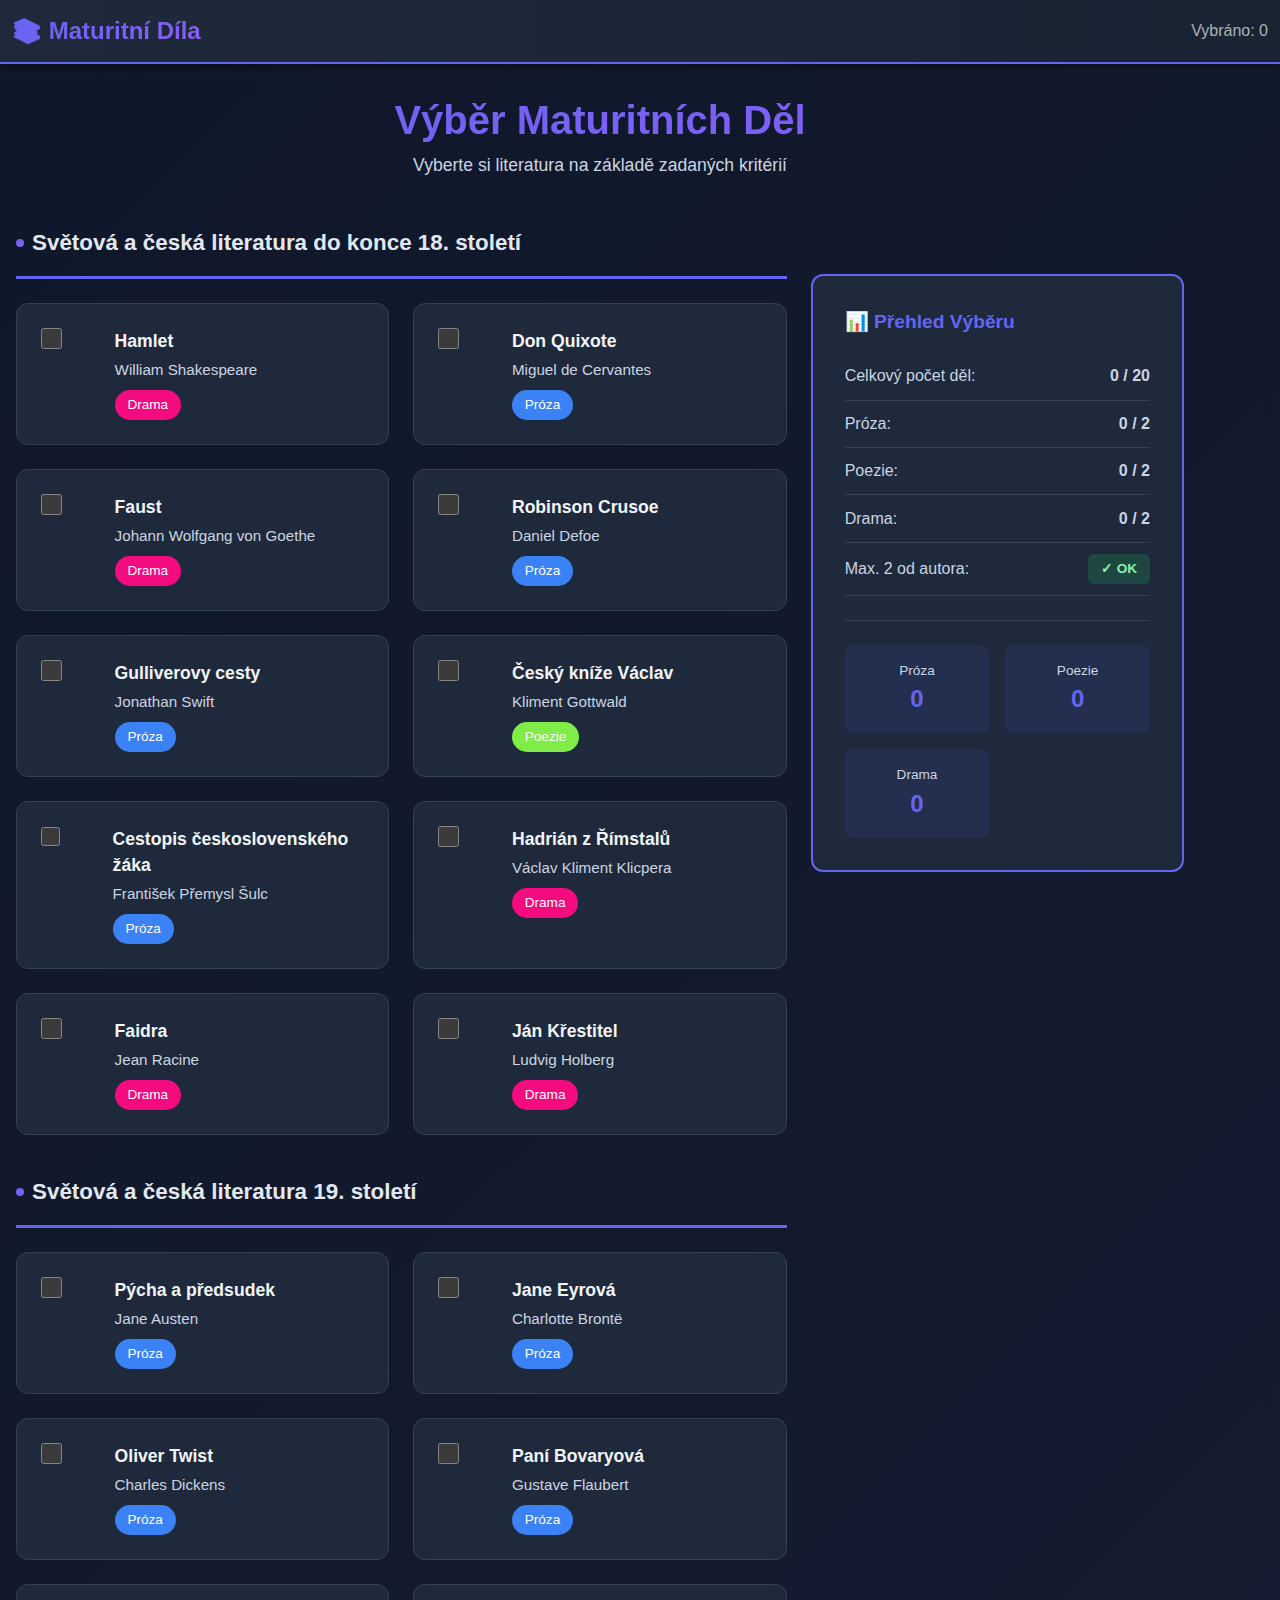
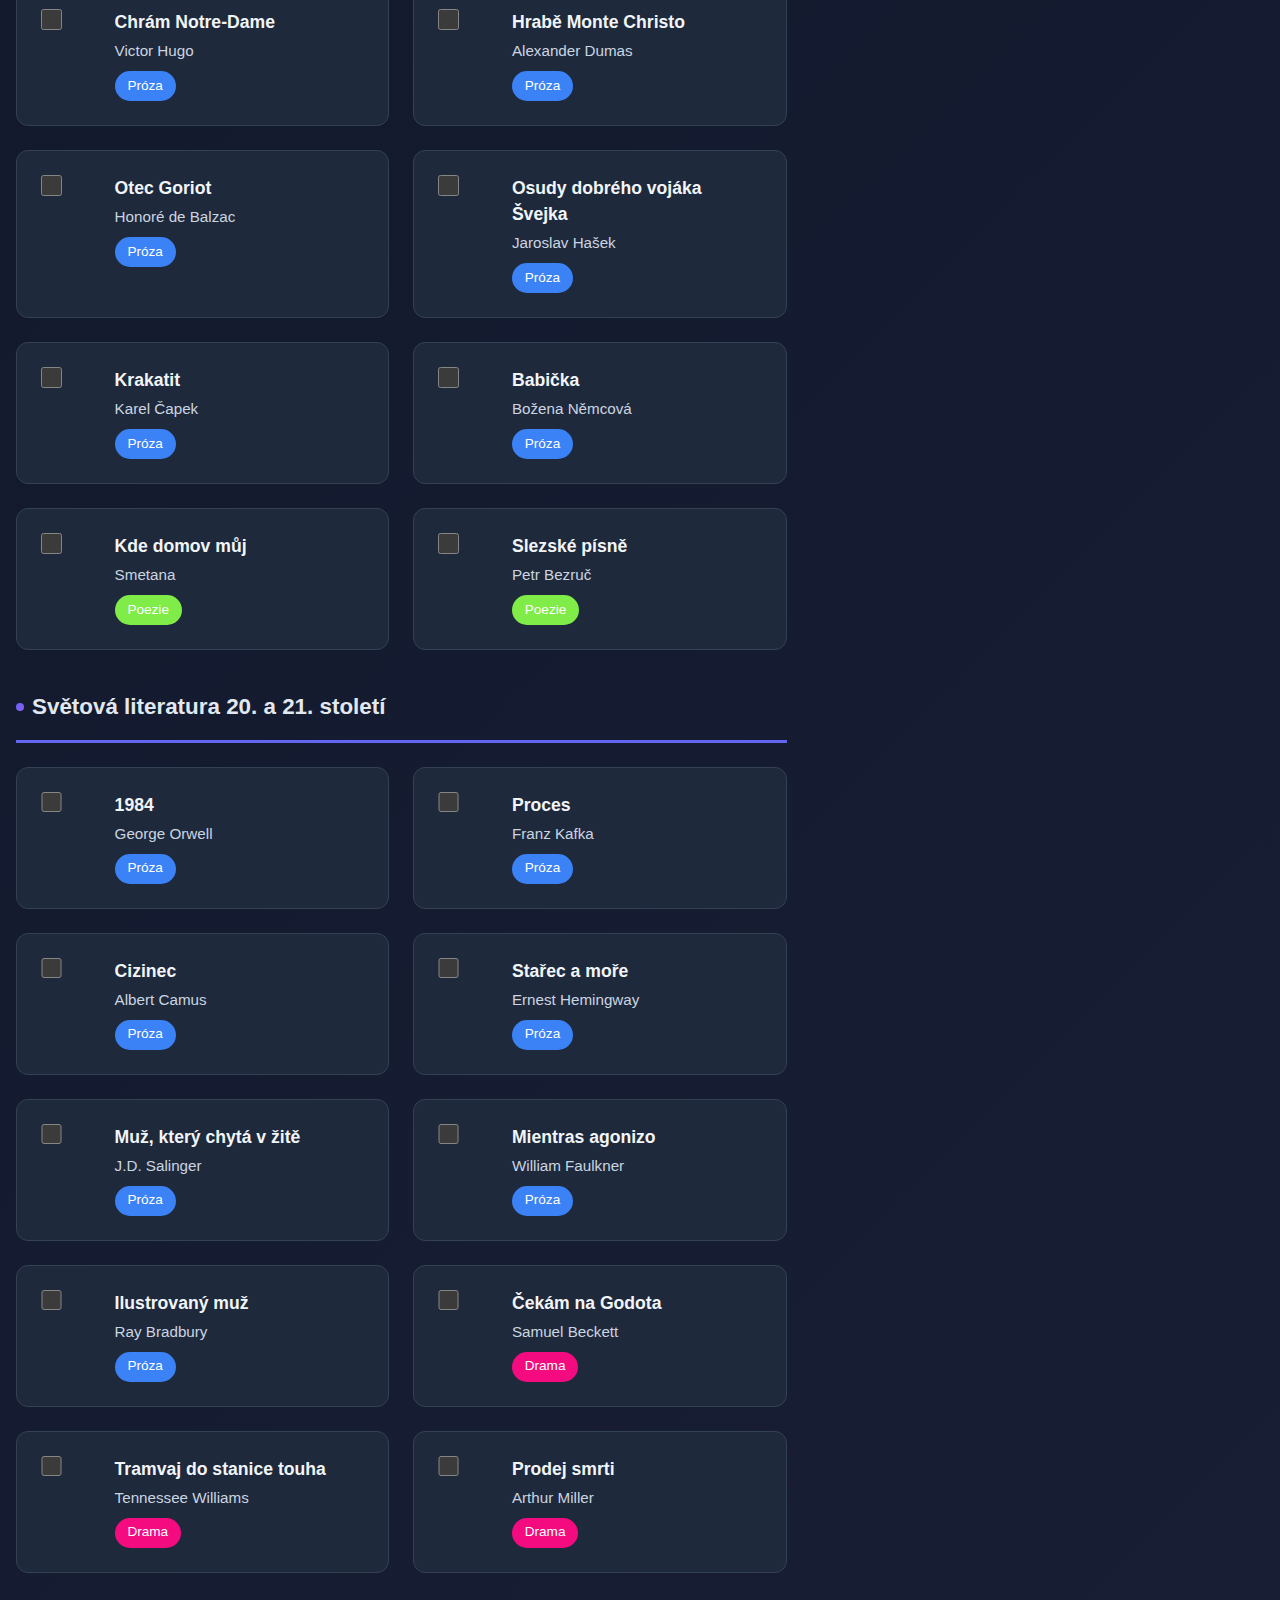
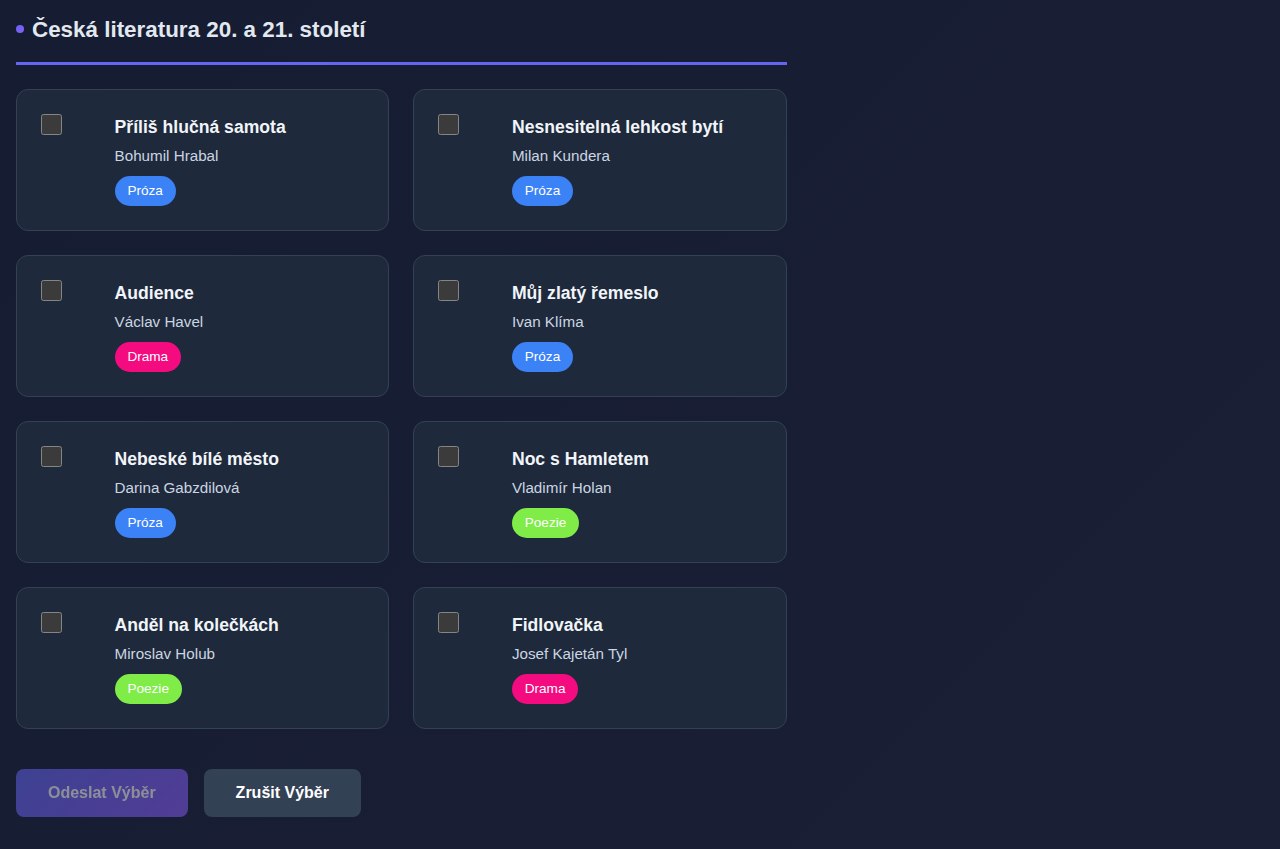
<file: index.html>
<!DOCTYPE html>
<html lang="cs" data-bs-theme="dark">
<head>
    <meta charset="UTF-8">
    <meta name="viewport" content="width=device-width, initial-scale=1.0">
    <title>Výběr Maturitních Děl</title>
    <link href="https://cdn.jsdelivr.net/npm/bootstrap@5.3.0/dist/css/bootstrap.min.css" rel="stylesheet">
    <style>
        :root {
            --primary-color: #6366f1;
            --primary-dark: #4f46e5;
            --secondary-color: #8b5cf6;
            --accent-color: #ec4899;
            --bg-dark: #0f172a;

            --bg-card: #1e293b;
            --border-color: #334155;
        }

        body {
            background: linear-gradient(135deg, var(--bg-dark) 0%, #1a1f35 100%);
            font-family: 'Segoe UI', Tahoma, Geneva, Verdana, sans-serif;
            min-height: 100vh;
            color: #e2e8f0;
        }

        .navbar {
            background: linear-gradient(90deg, var(--bg-card) 0%, #1a2332 100%);
            border-bottom: 2px solid var(--primary-color);
            box-shadow: 0 4px 6px rgba(0, 0, 0, 0.3);
        }

        .navbar-brand {
            font-weight: 700;
            font-size: 1.5rem;
            background: linear-gradient(135deg, var(--primary-color) 0%, var(--secondary-color) 100%);
            -webkit-background-clip: text;
            -webkit-text-fill-color: transparent;
            background-clip: text;
        }

        .container-main {
            max-width: 1200px;
        padding: 2rem 1rem;
        }

        .header-section {
            text-align: center;
            margin-bottom: 3rem;
            animation: fadeIn 0.6s ease-in;
        }

        .header-section h1 {
            font-size: 2.5rem;
            font-weight: 700;
            margin-bottom: 0.5rem;
            background: linear-gradient(135deg, var(--primary-color) 0%, var(--secondary-color) 100%);
            -webkit-background-clip: text;
            -webkit-text-fill-color: transparent;
            background-clip: text;
        }

        .header-section p {
            color: #cbd5e1;
            font-size: 1.1rem;
        }

        .category-section {
            margin-bottom: 2.5rem;
        }

        .category-title {
            font-size: 1.4rem;
            font-weight: 600;
            margin-bottom: 1.5rem;
            padding-bottom: 1rem;
            border-bottom: 3px solid var(--primary-color);
            display: flex;
            align-items: center;
            gap: 0.5rem;
        }

        .category-icon {
            width: 8px;
            height: 8px;
            background: linear-gradient(135deg, var(--primary-color) 0%, var(--secondary-color) 100%);
            border-radius: 50%;
        }

        .books-grid {
            display: grid;
            grid-template-columns: repeat(auto-fill, minmax(300px, 1fr));
            gap: 1.5rem;
            margin-bottom: 2rem;
        }

        .book-card {
            background: var(--bg-card);
            border: 1px solid var(--border-color);
            border-radius: 12px;
            padding: 1.5rem;
            transition: all 0.3s ease;
            cursor: pointer;
            position: relative;
            overflow: hidden;
        }

        .book-card::before {
            content: '';
            position: absolute;
            top: 0;
            left: -100%;
            width: 100%;
            height: 100%;
            background: linear-gradient(90deg, transparent, rgba(99, 102, 241, 0.1), transparent);
            transition: left 0.5s ease;
        }

        .book-card:hover::before {
            left: 100%;
        }

        .book-card:hover {
            border-color: var(--primary-color);
            box-shadow: 0 8px 16px rgba(99, 102, 241, 0.2);
            transform: translateY(-4px);
        }

        .book-checkbox {
            width: 1.3rem;
            height: 1.3rem;
            margin-right: 1rem;
            cursor: pointer;
            accent-color: var(--primary-color);
        }

        .book-info {
            margin-left: 2.3rem;
        }

        .book-title {
            font-weight: 600;
            color: #f1f5f9;
            font-size: 1.1rem;
            margin-bottom: 0.3rem;
        }

        .book-author {
            color: #cbd5e1;
            font-size: 0.95rem;
            margin-bottom: 0.5rem;
        }

        .book-genre {
            display: inline-block;
            background: var(--primary-color);
            color: white;
            padding: 0.3rem 0.8rem;
            border-radius: 20px;
            font-size: 0.85rem;
            font-weight: 500;
        }

        .genre-prose {
            background: #3b82f6;
        }

        .genre-poetry {
            background: #7fec48;
        }

        .genre-drama {
            background: #f50b80;
        }

        .selection-summary {
            background: var(--bg-card);
            border: 2px solid var(--primary-color);
            border-radius: 12px;
            padding: 2rem;
            margin: 3rem 0;
            position: sticky;
            top: 1rem;
        }

        .summary-title {
            font-weight: 700;
            font-size: 1.2rem;
            margin-bottom: 1rem;
            color: var(--primary-color);
        }

        .summary-item {
            display: flex;
            justify-content: space-between;
            align-items: center;
            padding: 0.7rem 0;
            border-bottom: 1px solid var(--border-color);
            color: #cbd5e1;
        }

        .summary-item:last-child {
            border-bottom: none;
        }

        .status-badge {
            padding: 0.3rem 0.8rem;
            border-radius: 6px;
            font-size: 0.85rem;
            font-weight: 600;
        }

        .status-valid {
            background: rgba(34, 197, 94, 0.2);
            color: #86efac;
        }

        .status-invalid {
            background: rgba(239, 68, 68, 0.2);
            color: #fca5a5;
        }

        .buttons-section {
            display: flex;
            gap: 1rem;
            margin-top: 2rem;
            flex-wrap: wrap;
        }

        .btn-custom {
            padding: 0.75rem 2rem;
            font-weight: 600;
            border-radius: 8px;
            border: none;
            font-size: 1rem;
            transition: all 0.3s ease;
            cursor: pointer;
        }

        .btn-submit {
            background: linear-gradient(135deg, var(--primary-color) 0%, var(--secondary-color) 100%);
            color: white;
        }

        .btn-submit:hover {
            transform: translateY(-2px);
            box-shadow: 0 8px 16px rgba(99, 102, 241, 0.3);
        }

        .btn-submit:disabled {
            opacity: 0.5;
            cursor: not-allowed;
        }

        .btn-reset {
            background: var(--border-color);
            color: white;
        }

        .btn-reset:hover {
            background: #475569;
        }

        .error-message {
            background: rgba(239, 68, 68, 0.1);
            color: #fca5a5;
            padding: 1rem;
            border-radius: 8px;
            margin-bottom: 1rem;
            border-left: 4px solid #ef4444;
        }

        .success-message {
            background: rgba(34, 197, 94, 0.1);
            color: #86efac;
            padding: 1rem;
            border-radius: 8px;
            margin-bottom: 1rem;
            border-left: 4px solid #22c55e;
        }

        .genre-stats {
            display: grid;
            grid-template-columns: repeat(auto-fit, minmax(120px, 1fr));
            gap: 1rem;
            margin-top: 1.5rem;
            padding-top: 1.5rem;
            border-top: 1px solid var(--border-color);
        }

        .stat-box {
            text-align: center;
            background: rgba(99, 102, 241, 0.1);
            padding: 1rem;
            border-radius: 8px;
        }

        .stat-label {
            font-size: 0.85rem;
            color: #cbd5e1;
        }

        .stat-value {
            font-size: 1.5rem;
            font-weight: 700;
            color: var(--primary-color);
        }

        @keyframes fadeIn {
            from {
                opacity: 0;
                transform: translateY(-20px);
            }
            to {
                opacity: 1;
                transform: translateY(0);
            }
        }

        @media (max-width: 768px) {
            .header-section h1 {
                font-size: 1.8rem;
            }

            .books-grid {
                grid-template-columns: 1fr;
            }

            .selection-summary {
                position: static;
            }

            .category-title {
                font-size: 1.1rem;
            }
        }
    </style>
</head>
<body>
    <!-- Navbar -->
    <nav class="navbar navbar-expand-lg navbar-dark">
        <div class="container-fluid">
            <span class="navbar-brand">📚 Maturitní Díla</span>
            <span class="ms-auto text-muted" id="selectedCount">Vybráno: 0</span>
        </div>
    </nav>

    <!-- Main Content -->
    <div class="container-main">
        <div class="header-section">
            <h1>Výběr Maturitních Děl</h1>
            <p>Vyberte si literatura na základě zadaných kritérií</p>
        </div>

        <div class="row">
            <div class="col-lg-8">
                <form id="bookForm" method="POST" action="">
                    <!-- Category 1: Světová a česká literatura do konce 18. století -->
                    <div class="category-section">
                        <div class="category-title">
                            <div class="category-icon"></div>
                            Světová a česká literatura do konce 18. století
                        </div>
                        <div class="books-grid" id="category1">
                            <!-- Books will be loaded here -->
                        </div>
                    </div>

                    <!-- Category 2: Světová a česká literatura 19. století -->
                    <div class="category-section">
                        <div class="category-title">
                            <div class="category-icon"></div>
                            Světová a česká literatura 19. století
                        </div>
                        <div class="books-grid" id="category2">
                            <!-- Books will be loaded here -->
                        </div>
                    </div>

                    <!-- Category 3: Světová literatura 20. a 21. století -->
                    <div class="category-section">
                        <div class="category-title">
                            <div class="category-icon"></div>
                            Světová literatura 20. a 21. století
                        </div>
                        <div class="books-grid" id="category3">
                            <!-- Books will be loaded here -->
                        </div>
                    </div>

                    <!-- Category 4: Česká literatura 20. a 21. století -->
                    <div class="category-section">
                        <div class="category-title">
                            <div class="category-icon"></div>
                            Česká literatura 20. a 21. století
                        </div>
                        <div class="books-grid" id="category4">
                            <!-- Books will be loaded here -->
                        </div>
                    </div>

                    <div id="messages"></div>

                    <div class="buttons-section">
                        <button type="submit" class="btn-custom btn-submit" id="submitBtn">Odeslat Výběr</button>
                        <button type="reset" class="btn-custom btn-reset">Zrušit Výběr</button>
                    </div>
                </form>
            </div>

            <!-- Summary Panel -->
            <div class="col-lg-4">
                <div class="selection-summary">
                    <div class="summary-title">📊 Přehled Výběru</div>
                    
                    <div class="summary-item">
                        <span>Celkový počet děl:</span>
                        <strong id="totalCount">0 / 20</strong>
                    </div>
                    
                    <div class="summary-item">
                        <span>Próza:</span>
                        <strong id="prosaCount">0 / 2</strong>
                    </div>
                    
                    <div class="summary-item">
                        <span>Poezie:</span>
                        <strong id="poesieCount">0 / 2</strong>
                    </div>
                    
                    <div class="summary-item">
                        <span>Drama:</span>
                        <strong id="dramaCount">0 / 2</strong>
                    </div>

                    <div class="summary-item">
                        <span>Max. 2 od autora:</span>
                        <span class="status-badge" id="authorStatus" style="background: rgba(34, 197, 94, 0.2); color: #86efac;">✓ OK</span>
                    </div>

                    <div class="genre-stats">
                        <div class="stat-box">
                            <div class="stat-label">Próza</div>
                            <div class="stat-value" id="prosaStat">0</div>
                        </div>
                        <div class="stat-box">
                            <div class="stat-label">Poezie</div>
                            <div class="stat-value" id="poesieStat">0</div>
                        </div>
                        <div class="stat-box">
                            <div class="stat-label">Drama</div>
                            <div class="stat-value" id="dramaStat">0</div>
                        </div>
                    </div>
                </div>
            </div>
        </div>
    </div>

    <script src="https://cdn.jsdelivr.net/npm/bootstrap@5.3.0/dist/js/bootstrap.bundle.min.js"></script>
    <script>
        // Data - Cvičná data (snadno zaměnitelná)
        const books = {
            category1: [
                { id: 1, author: 'William Shakespeare', title: 'Hamlet', genre: 'drama' },
                { id: 2, author: 'Miguel de Cervantes', title: 'Don Quixote', genre: 'próza' },
                { id: 3, author: 'Johann Wolfgang von Goethe', title: 'Faust', genre: 'drama' },
                { id: 4, author: 'Daniel Defoe', title: 'Robinson Crusoe', genre: 'próza' },
                { id: 5, author: 'Jonathan Swift', title: 'Gulliverovy cesty', genre: 'próza' },
                { id: 6, author: 'Kliment Gottwald', title: 'Český kníže Václav', genre: 'poetry' },
                { id: 7, author: 'František Přemysl Šulc', title: 'Cestopis československého žáka', genre: 'próza' },
                { id: 8, author: 'Václav Kliment Klicpera', title: 'Hadrián z Římstalů', genre: 'drama' },
                { id: 9, author: 'Jean Racine', title: 'Faidra', genre: 'drama' },
                { id: 10, author: 'Ludvig Holberg', title: 'Ján Křestitel', genre: 'drama' }
            ],
            category2: [
                { id: 11, author: 'Jane Austen', title: 'Pýcha a předsudek', genre: 'próza' },
                { id: 12, author: 'Charlotte Brontë', title: 'Jane Eyrová', genre: 'próza' },
                { id: 13, author: 'Charles Dickens', title: 'Oliver Twist', genre: 'próza' },
                { id: 14, author: 'Gustave Flaubert', title: 'Paní Bovaryová', genre: 'próza' },
                { id: 15, author: 'Victor Hugo', title: 'Chrám Notre-Dame', genre: 'próza' },
                { id: 16, author: 'Alexander Dumas', title: 'Hrabě Monte Christo', genre: 'próza' },
                { id: 17, author: 'Honoré de Balzac', title: 'Otec Goriot', genre: 'próza' },
                { id: 18, author: 'Jaroslav Hašek', title: 'Osudy dobrého vojáka Švejka', genre: 'próza' },
                { id: 19, author: 'Karel Čapek', title: 'Krakatit', genre: 'próza' },
                { id: 20, author: 'Božena Němcová', title: 'Babička', genre: 'próza' },
                { id: 21, author: 'Smetana', title: 'Kde domov můj', genre: 'poetry' },
                { id: 22, author: 'Petr Bezruč', title: 'Slezské písně', genre: 'poetry' }
            ],
            category3: [
                { id: 23, author: 'George Orwell', title: '1984', genre: 'próza' },
                { id: 24, author: 'Franz Kafka', title: 'Proces', genre: 'próza' },
                { id: 25, author: 'Albert Camus', title: 'Cizinec', genre: 'próza' },
                { id: 26, author: 'Ernest Hemingway', title: 'Stařec a moře', genre: 'próza' },
                { id: 27, author: 'J.D. Salinger', title: 'Muž, který chytá v žitě', genre: 'próza' },
                { id: 28, author: 'William Faulkner', title: 'Mientras agonizo', genre: 'próza' },
                { id: 29, author: 'Ray Bradbury', title: 'Ilustrovaný muž', genre: 'próza' },
                { id: 30, author: 'Samuel Beckett', title: 'Čekám na Godota', genre: 'drama' },
                { id: 31, author: 'Tennessee Williams', title: 'Tramvaj do stanice touha', genre: 'drama' },
                { id: 32, author: 'Arthur Miller', title: 'Prodej smrti', genre: 'drama' }
            ],
            category4: [
                { id: 33, author: 'Bohumil Hrabal', title: 'Příliš hlučná samota', genre: 'próza' },
                { id: 34, author: 'Milan Kundera', title: 'Nesnesitelná lehkost bytí', genre: 'próza' },
                { id: 35, author: 'Václav Havel', title: 'Audience', genre: 'drama' },
                { id: 36, author: 'Ivan Klíma', title: 'Můj zlatý řemeslo', genre: 'próza' },
                { id: 37, author: 'Darina Gabzdilová', title: 'Nebeské bílé město', genre: 'próza' },
                { id: 38, author: 'Vladimír Holan', title: 'Noc s Hamletem', genre: 'poetry' },
                { id: 39, author: 'Miroslav Holub', title: 'Anděl na kolečkách', genre: 'poetry' },
                { id: 40, author: 'Josef Kajetán Tyl', title: 'Fidlovačka', genre: 'drama' }
            ]
        };

        // Mapping kategorií
        const categoryMap = {
            1: 'category1',
            2: 'category2',
            3: 'category3',
            4: 'category4'
        };

        // Inicializace aplikace
        document.addEventListener('DOMContentLoaded', function() {
            loadBooks();
            updateSummary();
        });

        function loadBooks() {
            for (const [catNum, catId] of Object.entries(categoryMap)) {
                const container = document.getElementById(catId);
                const categoryBooks = books[catId];
                
                categoryBooks.forEach(book => {
                    const bookCard = createBookCard(book);
                    container.appendChild(bookCard);
                });
            }
        }

        function createBookCard(book) {
            const card = document.createElement('div');
            card.className = 'book-card';
            card.dataset.bookId = book.id;
            
            const genreClass = book.genre === 'próza' ? 'genre-prose' : 
                               book.genre === 'poetry' ? 'genre-poetry' : 'genre-drama';
            
            const genreLabel = book.genre === 'poetry' ? 'Poezie' : 
                               book.genre === 'drama' ? 'Drama' : 'Próza';

            card.innerHTML = `
                <label style="display: flex; align-items: flex-start; cursor: pointer; margin: 0;">
                    <input 
                        type="checkbox" 
                        name="books[]" 
                        value="${book.id}" 
                        class="book-checkbox"
                        data-author="${book.author}"
                        data-genre="${book.genre}"
                        onchange="updateSummary()"
                    >
                    <div class="book-info">
                        <div class="book-title">${book.title}</div>
                        <div class="book-author">${book.author}</div>
                        <span class="book-genre ${genreClass}">${genreLabel}</span>
                    </div>
                </label>
            `;

            return card;
        }

        function updateSummary() {
            const form = document.getElementById('bookForm');
            const checkboxes = form.querySelectorAll('input[type="checkbox"]:checked');
            
            // Počítání žánrů
            let prosCount = 0, poesCount = 0, dramaCount = 0;
            let selectedBooks = [];
            const authorCounts = {};
            
            checkboxes.forEach(checkbox => {
                const genre = checkbox.dataset.genre;
                const author = checkbox.dataset.author;
                
                if (genre === 'próza') prosCount++;
                else if (genre === 'poetry') poesCount++;
                else if (genre === 'drama') dramaCount++;
                
                authorCounts[author] = (authorCounts[author] || 0) + 1;
                selectedBooks.push({
                    id: checkbox.value,
                    author: author,
                    genre: genre
                });
            });

            // Aktualizace počítadel
            document.getElementById('selectedCount').textContent = `Vybráno: ${checkboxes.length}`;
            document.getElementById('totalCount').textContent = `${checkboxes.length} / 20`;
            document.getElementById('prosaCount').textContent = `${prosCount} / 2`;
            document.getElementById('poesieCount').textContent = `${poesCount} / 2`;
            document.getElementById('dramaCount').textContent = `${dramaCount} / 2`;
            document.getElementById('prosaStat').textContent = prosCount;
            document.getElementById('poesieStat').textContent = poesCount;
            document.getElementById('dramaStat').textContent = dramaCount;

            // Kontrola autorů
            let authorValid = true;
            for (const count of Object.values(authorCounts)) {
                if (count > 2) {
                    authorValid = false;
                    break;
                }
            }

            const authorStatus = document.getElementById('authorStatus');
            if (authorValid) {
                authorStatus.textContent = '✓ OK';
                authorStatus.className = 'status-badge status-valid';
            } else {
                authorStatus.textContent = '✗ Chyba';
                authorStatus.className = 'status-badge status-invalid';
            }

            // Kontrola tlačítka odeslání
            updateSubmitButton(checkboxes.length, prosCount, poesCount, dramaCount, authorValid);
        }

        function updateSubmitButton(total, pros, poes, drama, authorValid) {
            const submitBtn = document.getElementById('submitBtn');
            const isValid = total === 20 && pros >= 2 && poes >= 2 && drama >= 2 && authorValid;
            
            submitBtn.disabled = !isValid;
            
            if (isValid) {
                submitBtn.style.opacity = '1';
                submitBtn.style.cursor = 'pointer';
            } else {
                submitBtn.style.opacity = '0.5';
                submitBtn.style.cursor = 'not-allowed';
            }
        }

        document.getElementById('bookForm').addEventListener('submit', function(e) {
            e.preventDefault();
            
            const checkboxes = this.querySelectorAll('input[type="checkbox"]:checked');
            if (checkboxes.length !== 20) {
                showMessage('Musíte vybrat přesně 20 děl!', 'error');
                return;
            }

            let selectedList = '<ul style="margin: 10px 0; padding-left: 20px;">';
            checkboxes.forEach(checkbox => {
                const bookId = checkbox.value;
                let bookTitle = '', bookAuthor = '';
                
                for (const category of Object.values(books)) {
                    const book = category.find(b => b.id == bookId);
                    if (book) {
                        bookTitle = book.title;
                        bookAuthor = book.author;
                        break;
                    }
                }
                
                selectedList += `<li><strong>${bookTitle}</strong> - ${bookAuthor}</li>`;
            });
            selectedList += '</ul>';

            const messagesDiv = document.getElementById('messages');
            messagesDiv.innerHTML = `
                <div class="success-message">
                    <strong>✓ Výběr byl úspěšně odeslán!</strong>
                    <p style="margin: 10px 0;">Vaše vybraná díla:</p>
                    ${selectedList}
                </div>
            `;
            
            // Scroll na zprávu
            messagesDiv.scrollIntoView({ behavior: 'smooth' });
        });

        function showMessage(msg, type) {
            const messagesDiv = document.getElementById('messages');
            messagesDiv.innerHTML = `<div class="error-message">${msg}</div>`;
        }

        // Reset form
        document.querySelector('button[type="reset"]').addEventListener('click', function() {
            updateSummary();
            document.getElementById('messages').innerHTML = '';
        });
    </script>
</body>
</html>
</file>
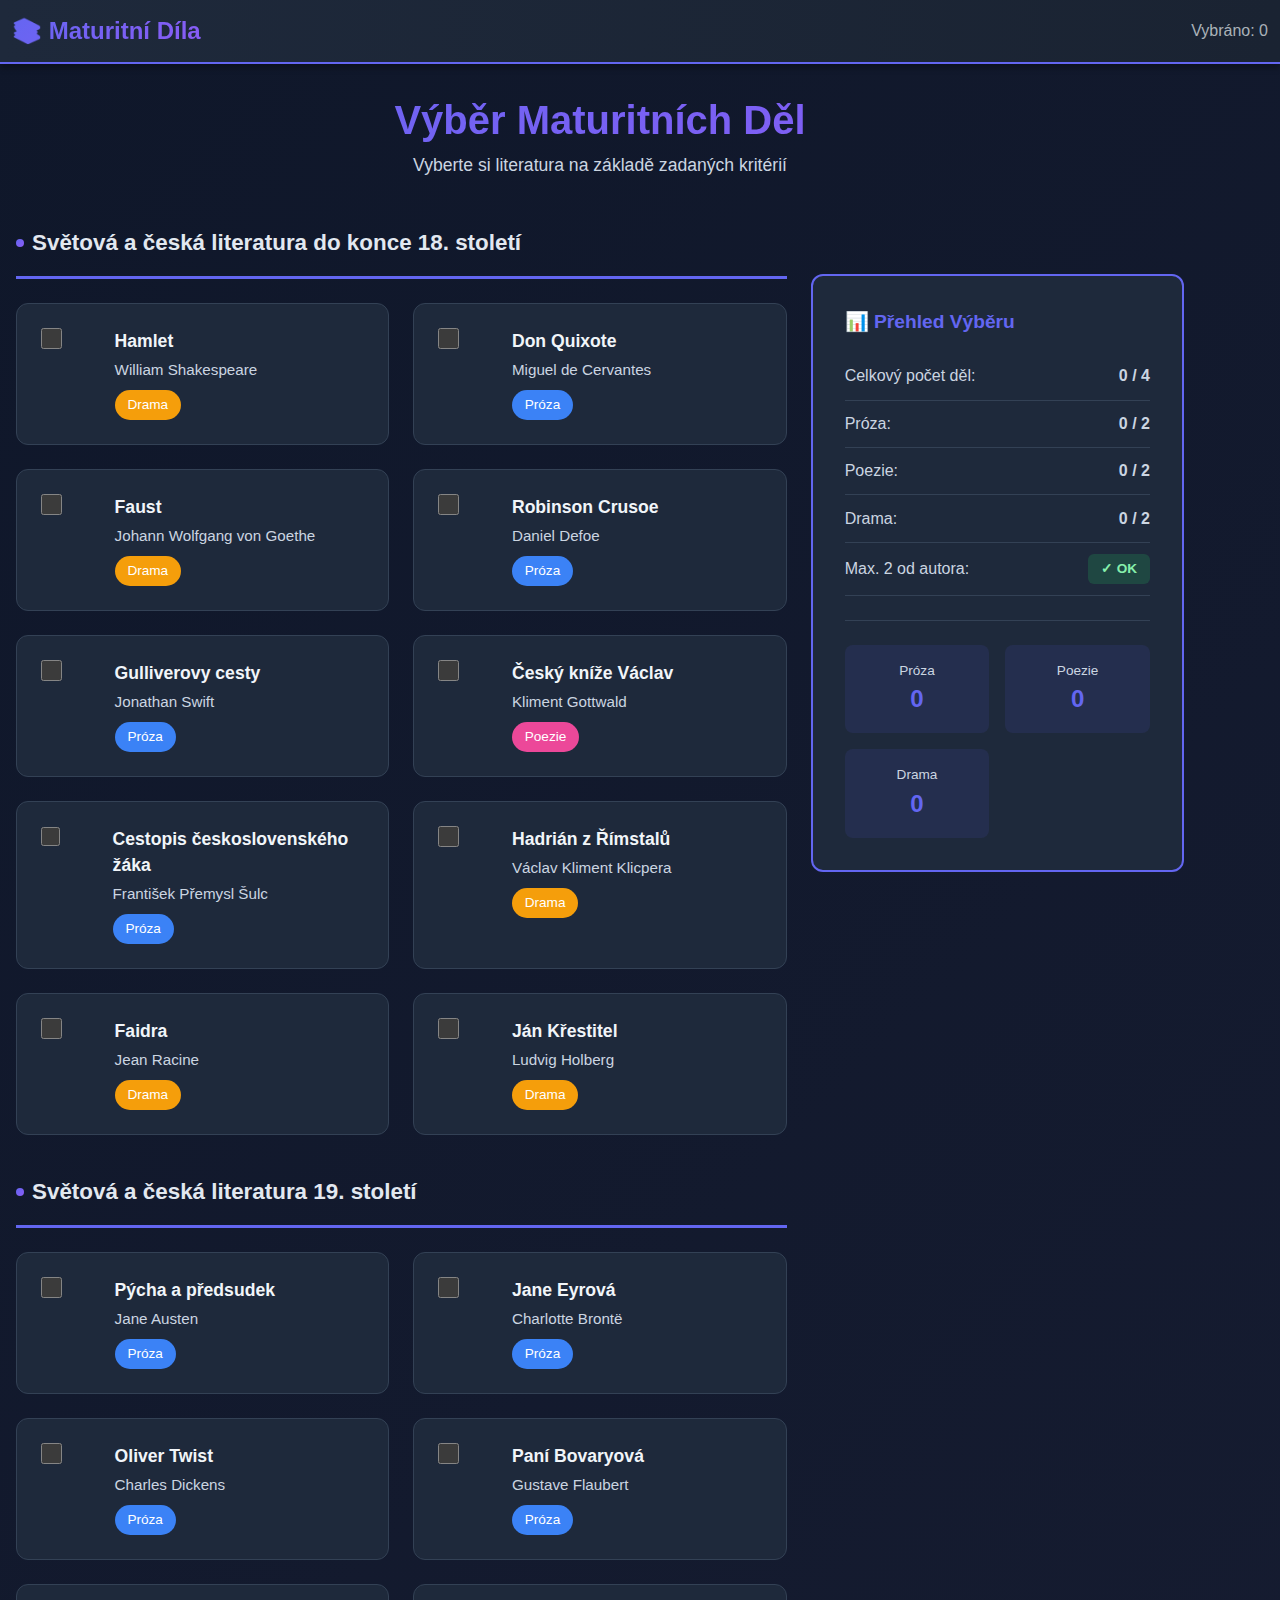
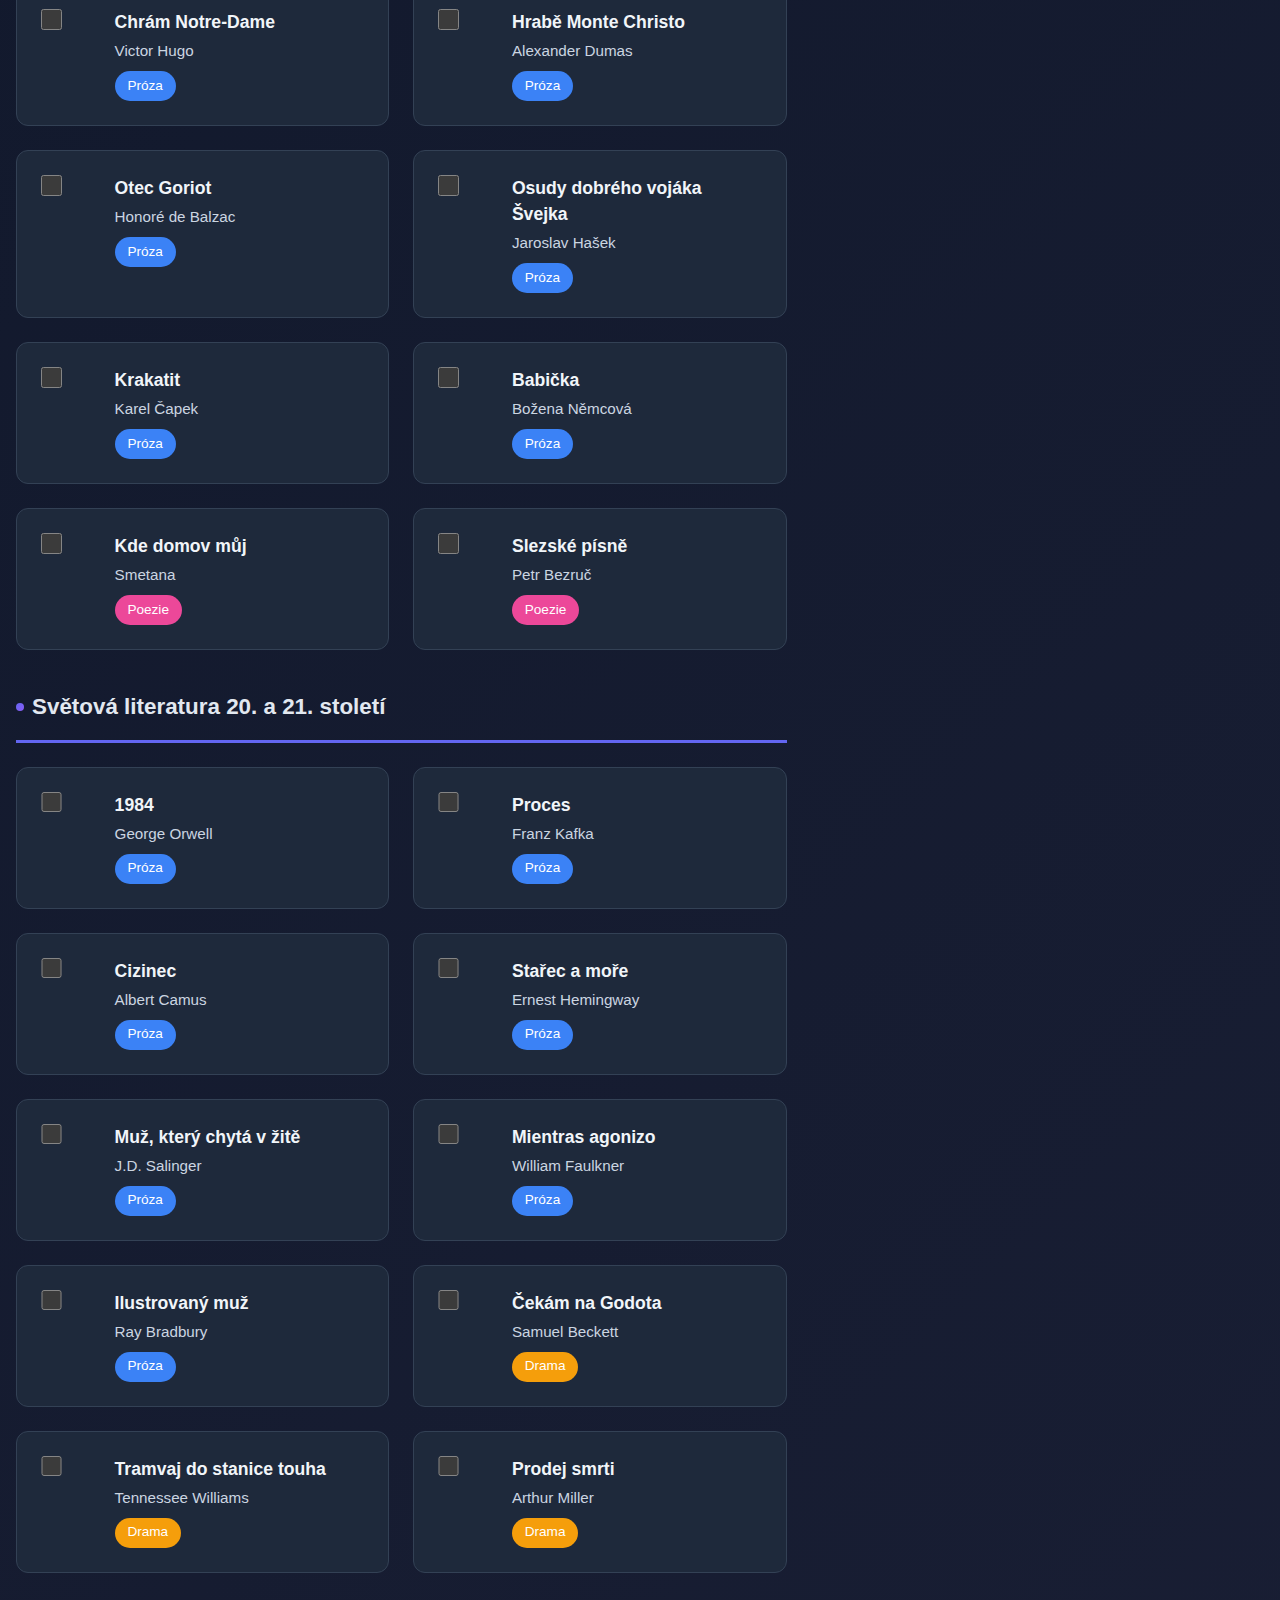
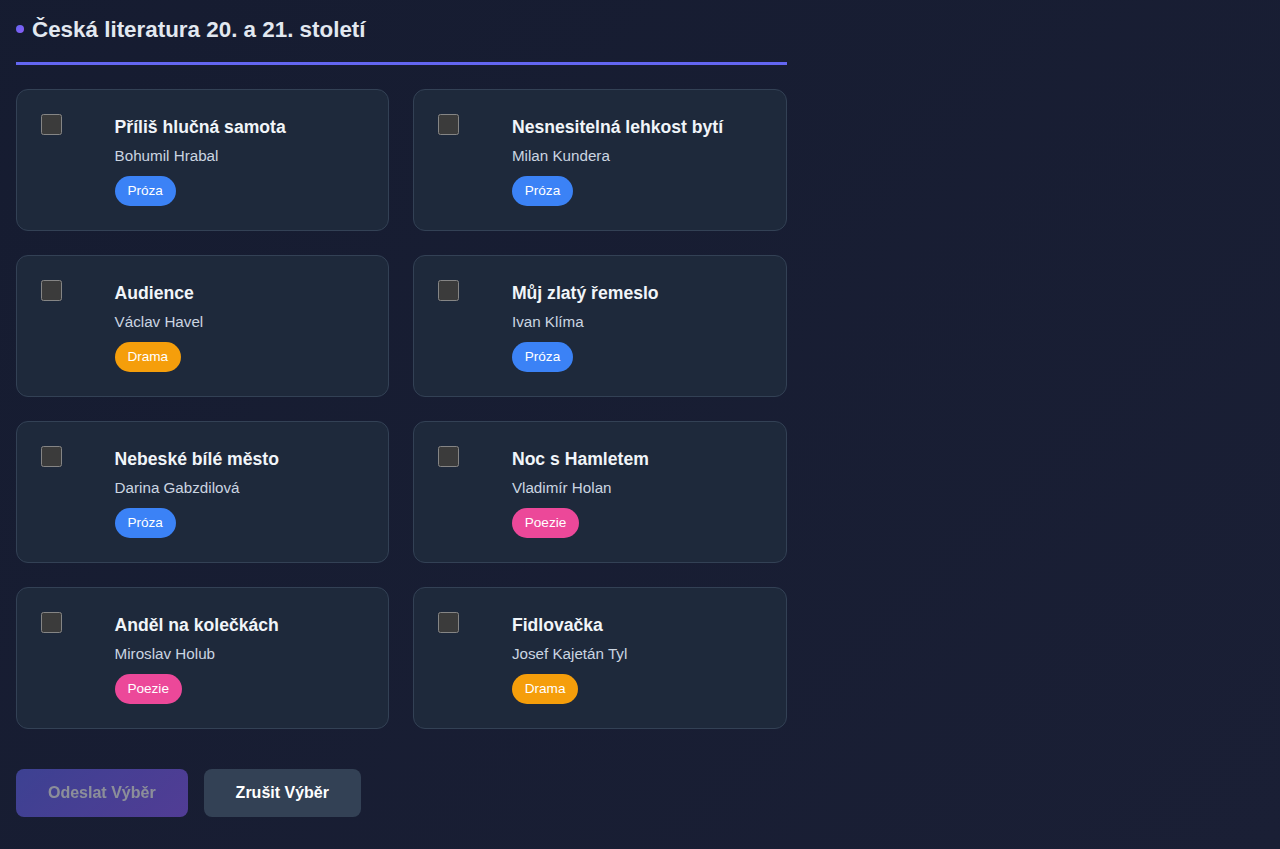
<file: index (2).html>
<!DOCTYPE html>
<html lang="cs" data-bs-theme="dark">
<head>
    <meta charset="UTF-8">
    <meta name="viewport" content="width=device-width, initial-scale=1.0">
    <title>Výběr Maturitních Děl</title>
    <link href="https://cdn.jsdelivr.net/npm/bootstrap@5.3.0/dist/css/bootstrap.min.css" rel="stylesheet">
    <style>
        :root {
            --primary-color: #6366f1;
            --primary-dark: #4f46e5;
            --secondary-color: #8b5cf6;
            --accent-color: #ec4899;
            --bg-dark: #0f172a;
            --bg-card: #1e293b;
            --border-color: #334155;
        }

        body {
            background: linear-gradient(135deg, var(--bg-dark) 0%, #1a1f35 100%);
            font-family: 'Segoe UI', Tahoma, Geneva, Verdana, sans-serif;
            min-height: 100vh;
            color: #e2e8f0;
        }

        .navbar {
            background: linear-gradient(90deg, var(--bg-card) 0%, #1a2332 100%);
            border-bottom: 2px solid var(--primary-color);
            box-shadow: 0 4px 6px rgba(0, 0, 0, 0.3);
        }

        .navbar-brand {
            font-weight: 700;
            font-size: 1.5rem;
            background: linear-gradient(135deg, var(--primary-color) 0%, var(--secondary-color) 100%);
            -webkit-background-clip: text;
            -webkit-text-fill-color: transparent;
            background-clip: text;
        }

        .container-main {
            max-width: 1200px;
            padding: 2rem 1rem;
        }

        .header-section {
            text-align: center;
            margin-bottom: 3rem;
            animation: fadeIn 0.6s ease-in;
        }

        .header-section h1 {
            font-size: 2.5rem;
            font-weight: 700;
            margin-bottom: 0.5rem;
            background: linear-gradient(135deg, var(--primary-color) 0%, var(--secondary-color) 100%);
            -webkit-background-clip: text;
            -webkit-text-fill-color: transparent;
            background-clip: text;
        }

        .header-section p {
            color: #cbd5e1;
            font-size: 1.1rem;
        }

        .category-section {
            margin-bottom: 2.5rem;
        }

        .category-title {
            font-size: 1.4rem;
            font-weight: 600;
            margin-bottom: 1.5rem;
            padding-bottom: 1rem;
            border-bottom: 3px solid var(--primary-color);
            display: flex;
            align-items: center;
            gap: 0.5rem;
        }

        .category-icon {
            width: 8px;
            height: 8px;
            background: linear-gradient(135deg, var(--primary-color) 0%, var(--secondary-color) 100%);
            border-radius: 50%;
        }

        .books-grid {
            display: grid;
            grid-template-columns: repeat(auto-fill, minmax(300px, 1fr));
            gap: 1.5rem;
            margin-bottom: 2rem;
        }

        .book-card {
            background: var(--bg-card);
            border: 1px solid var(--border-color);
            border-radius: 12px;
            padding: 1.5rem;
            transition: all 0.3s ease;
            cursor: pointer;
            position: relative;
            overflow: hidden;
        }

        .book-card::before {
            content: '';
            position: absolute;
            top: 0;
            left: -100%;
            width: 100%;
            height: 100%;
            background: linear-gradient(90deg, transparent, rgba(99, 102, 241, 0.1), transparent);
            transition: left 0.5s ease;
        }

        .book-card:hover::before {
            left: 100%;
        }

        .book-card:hover {
            border-color: var(--primary-color);
            box-shadow: 0 8px 16px rgba(99, 102, 241, 0.2);
            transform: translateY(-4px);
        }

        .book-checkbox {
            width: 1.3rem;
            height: 1.3rem;
            margin-right: 1rem;
            cursor: pointer;
            accent-color: var(--primary-color);
        }

        .book-info {
            margin-left: 2.3rem;
        }

        .book-title {
            font-weight: 600;
            color: #f1f5f9;
            font-size: 1.1rem;
            margin-bottom: 0.3rem;
        }

        .book-author {
            color: #cbd5e1;
            font-size: 0.95rem;
            margin-bottom: 0.5rem;
        }

        .book-genre {
            display: inline-block;
            background: var(--primary-color);
            color: white;
            padding: 0.3rem 0.8rem;
            border-radius: 20px;
            font-size: 0.85rem;
            font-weight: 500;
        }

        .genre-prose {
            background: #3b82f6;
        }

        .genre-poetry {
            background: #ec4899;
        }

        .genre-drama {
            background: #f59e0b;
        }

        .selection-summary {
            background: var(--bg-card);
            border: 2px solid var(--primary-color);
            border-radius: 12px;
            padding: 2rem;
            margin: 3rem 0;
            position: sticky;
            top: 1rem;
        }

        .summary-title {
            font-weight: 700;
            font-size: 1.2rem;
            margin-bottom: 1rem;
            color: var(--primary-color);
        }

        .summary-item {
            display: flex;
            justify-content: space-between;
            align-items: center;
            padding: 0.7rem 0;
            border-bottom: 1px solid var(--border-color);
            color: #cbd5e1;
        }

        .summary-item:last-child {
            border-bottom: none;
        }

        .status-badge {
            padding: 0.3rem 0.8rem;
            border-radius: 6px;
            font-size: 0.85rem;
            font-weight: 600;
        }

        .status-valid {
            background: rgba(34, 197, 94, 0.2);
            color: #86efac;
        }

        .status-invalid {
            background: rgba(239, 68, 68, 0.2);
            color: #fca5a5;
        }

        .buttons-section {
            display: flex;
            gap: 1rem;
            margin-top: 2rem;
            flex-wrap: wrap;
        }

        .btn-custom {
            padding: 0.75rem 2rem;
            font-weight: 600;
            border-radius: 8px;
            border: none;
            font-size: 1rem;
            transition: all 0.3s ease;
            cursor: pointer;
        }

        .btn-submit {
            background: linear-gradient(135deg, var(--primary-color) 0%, var(--secondary-color) 100%);
            color: white;
        }

        .btn-submit:hover {
            transform: translateY(-2px);
            box-shadow: 0 8px 16px rgba(99, 102, 241, 0.3);
        }

        .btn-submit:disabled {
            opacity: 0.5;
            cursor: not-allowed;
        }

        .btn-reset {
            background: var(--border-color);
            color: white;
        }

        .btn-reset:hover {
            background: #475569;
        }

        .error-message {
            background: rgba(239, 68, 68, 0.1);
            color: #fca5a5;
            padding: 1rem;
            border-radius: 8px;
            margin-bottom: 1rem;
            border-left: 4px solid #ef4444;
        }

        .success-message {
            background: rgba(34, 197, 94, 0.1);
            color: #86efac;
            padding: 1rem;
            border-radius: 8px;
            margin-bottom: 1rem;
            border-left: 4px solid #22c55e;
        }

        .genre-stats {
            display: grid;
            grid-template-columns: repeat(auto-fit, minmax(120px, 1fr));
            gap: 1rem;
            margin-top: 1.5rem;
            padding-top: 1.5rem;
            border-top: 1px solid var(--border-color);
        }

        .stat-box {
            text-align: center;
            background: rgba(99, 102, 241, 0.1);
            padding: 1rem;
            border-radius: 8px;
        }

        .stat-label {
            font-size: 0.85rem;
            color: #cbd5e1;
        }

        .stat-value {
            font-size: 1.5rem;
            font-weight: 700;
            color: var(--primary-color);
        }

        @keyframes fadeIn {
            from {
                opacity: 0;
                transform: translateY(-20px);
            }
            to {
                opacity: 1;
                transform: translateY(0);
            }
        }

        @media (max-width: 768px) {
            .header-section h1 {
                font-size: 1.8rem;
            }

            .books-grid {
                grid-template-columns: 1fr;
            }

            .selection-summary {
                position: static;
            }

            .category-title {
                font-size: 1.1rem;
            }
        }
    </style>
</head>
<body>
    <!-- Navbar -->
    <nav class="navbar navbar-expand-lg navbar-dark">
        <div class="container-fluid">
            <span class="navbar-brand">📚 Maturitní Díla</span>
            <span class="ms-auto text-muted" id="selectedCount">Vybráno: 0</span>
        </div>
    </nav>

    <!-- Main Content -->
    <div class="container-main">
        <div class="header-section">
            <h1>Výběr Maturitních Děl</h1>
            <p>Vyberte si literatura na základě zadaných kritérií</p>
        </div>

        <div class="row">
            <div class="col-lg-8">
                <form id="bookForm" method="POST" action="">
                    <!-- Category 1: Světová a česká literatura do konce 18. století -->
                    <div class="category-section">
                        <div class="category-title">
                            <div class="category-icon"></div>
                            Světová a česká literatura do konce 18. století
                        </div>
                        <div class="books-grid" id="category1">
                            <!-- Books will be loaded here -->
                        </div>
                    </div>

                    <!-- Category 2: Světová a česká literatura 19. století -->
                    <div class="category-section">
                        <div class="category-title">
                            <div class="category-icon"></div>
                            Světová a česká literatura 19. století
                        </div>
                        <div class="books-grid" id="category2">
                            <!-- Books will be loaded here -->
                        </div>
                    </div>

                    <!-- Category 3: Světová literatura 20. a 21. století -->
                    <div class="category-section">
                        <div class="category-title">
                            <div class="category-icon"></div>
                            Světová literatura 20. a 21. století
                        </div>
                        <div class="books-grid" id="category3">
                            <!-- Books will be loaded here -->
                        </div>
                    </div>

                    <!-- Category 4: Česká literatura 20. a 21. století -->
                    <div class="category-section">
                        <div class="category-title">
                            <div class="category-icon"></div>
                            Česká literatura 20. a 21. století
                        </div>
                        <div class="books-grid" id="category4">
                            <!-- Books will be loaded here -->
                        </div>
                    </div>

                    <div id="messages"></div>

                    <div class="buttons-section">
                        <button type="submit" class="btn-custom btn-submit" id="submitBtn">Odeslat Výběr</button>
                        <button type="reset" class="btn-custom btn-reset">Zrušit Výběr</button>
                    </div>
                </form>
            </div>

            <!-- Summary Panel -->
            <div class="col-lg-4">
                <div class="selection-summary">
                    <div class="summary-title">📊 Přehled Výběru</div>
                    
                    <div class="summary-item">
                        <span>Celkový počet děl:</span>
                        <strong id="totalCount">0 / 4</strong>
                    </div>
                    
                    <div class="summary-item">
                        <span>Próza:</span>
                        <strong id="prosaCount">0 / 2</strong>
                    </div>
                    
                    <div class="summary-item">
                        <span>Poezie:</span>
                        <strong id="poesieCount">0 / 2</strong>
                    </div>
                    
                    <div class="summary-item">
                        <span>Drama:</span>
                        <strong id="dramaCount">0 / 2</strong>
                    </div>

                    <div class="summary-item">
                        <span>Max. 2 od autora:</span>
                        <span class="status-badge" id="authorStatus" style="background: rgba(34, 197, 94, 0.2); color: #86efac;">✓ OK</span>
                    </div>

                    <div class="genre-stats">
                        <div class="stat-box">
                            <div class="stat-label">Próza</div>
                            <div class="stat-value" id="prosaStat">0</div>
                        </div>
                        <div class="stat-box">
                            <div class="stat-label">Poezie</div>
                            <div class="stat-value" id="poesieStat">0</div>
                        </div>
                        <div class="stat-box">
                            <div class="stat-label">Drama</div>
                            <div class="stat-value" id="dramaStat">0</div>
                        </div>
                    </div>
                </div>
            </div>
        </div>
    </div>

    <script src="https://cdn.jsdelivr.net/npm/bootstrap@5.3.0/dist/js/bootstrap.bundle.min.js"></script>
    <script>
        // Data - Cvičná data (snadno zaměnitelná)
        const books = {
            category1: [
                { id: 1, author: 'William Shakespeare', title: 'Hamlet', genre: 'drama' },
                { id: 2, author: 'Miguel de Cervantes', title: 'Don Quixote', genre: 'próza' },
                { id: 3, author: 'Johann Wolfgang von Goethe', title: 'Faust', genre: 'drama' },
                { id: 4, author: 'Daniel Defoe', title: 'Robinson Crusoe', genre: 'próza' },
                { id: 5, author: 'Jonathan Swift', title: 'Gulliverovy cesty', genre: 'próza' },
                { id: 6, author: 'Kliment Gottwald', title: 'Český kníže Václav', genre: 'poetry' },
                { id: 7, author: 'František Přemysl Šulc', title: 'Cestopis československého žáka', genre: 'próza' },
                { id: 8, author: 'Václav Kliment Klicpera', title: 'Hadrián z Římstalů', genre: 'drama' },
                { id: 9, author: 'Jean Racine', title: 'Faidra', genre: 'drama' },
                { id: 10, author: 'Ludvig Holberg', title: 'Ján Křestitel', genre: 'drama' }
            ],
            category2: [
                { id: 11, author: 'Jane Austen', title: 'Pýcha a předsudek', genre: 'próza' },
                { id: 12, author: 'Charlotte Brontë', title: 'Jane Eyrová', genre: 'próza' },
                { id: 13, author: 'Charles Dickens', title: 'Oliver Twist', genre: 'próza' },
                { id: 14, author: 'Gustave Flaubert', title: 'Paní Bovaryová', genre: 'próza' },
                { id: 15, author: 'Victor Hugo', title: 'Chrám Notre-Dame', genre: 'próza' },
                { id: 16, author: 'Alexander Dumas', title: 'Hrabě Monte Christo', genre: 'próza' },
                { id: 17, author: 'Honoré de Balzac', title: 'Otec Goriot', genre: 'próza' },
                { id: 18, author: 'Jaroslav Hašek', title: 'Osudy dobrého vojáka Švejka', genre: 'próza' },
                { id: 19, author: 'Karel Čapek', title: 'Krakatit', genre: 'próza' },
                { id: 20, author: 'Božena Němcová', title: 'Babička', genre: 'próza' },
                { id: 21, author: 'Smetana', title: 'Kde domov můj', genre: 'poetry' },
                { id: 22, author: 'Petr Bezruč', title: 'Slezské písně', genre: 'poetry' }
            ],
            category3: [
                { id: 23, author: 'George Orwell', title: '1984', genre: 'próza' },
                { id: 24, author: 'Franz Kafka', title: 'Proces', genre: 'próza' },
                { id: 25, author: 'Albert Camus', title: 'Cizinec', genre: 'próza' },
                { id: 26, author: 'Ernest Hemingway', title: 'Stařec a moře', genre: 'próza' },
                { id: 27, author: 'J.D. Salinger', title: 'Muž, který chytá v žitě', genre: 'próza' },
                { id: 28, author: 'William Faulkner', title: 'Mientras agonizo', genre: 'próza' },
                { id: 29, author: 'Ray Bradbury', title: 'Ilustrovaný muž', genre: 'próza' },
                { id: 30, author: 'Samuel Beckett', title: 'Čekám na Godota', genre: 'drama' },
                { id: 31, author: 'Tennessee Williams', title: 'Tramvaj do stanice touha', genre: 'drama' },
                { id: 32, author: 'Arthur Miller', title: 'Prodej smrti', genre: 'drama' }
            ],
            category4: [
                { id: 33, author: 'Bohumil Hrabal', title: 'Příliš hlučná samota', genre: 'próza' },
                { id: 34, author: 'Milan Kundera', title: 'Nesnesitelná lehkost bytí', genre: 'próza' },
                { id: 35, author: 'Václav Havel', title: 'Audience', genre: 'drama' },
                { id: 36, author: 'Ivan Klíma', title: 'Můj zlatý řemeslo', genre: 'próza' },
                { id: 37, author: 'Darina Gabzdilová', title: 'Nebeské bílé město', genre: 'próza' },
                { id: 38, author: 'Vladimír Holan', title: 'Noc s Hamletem', genre: 'poetry' },
                { id: 39, author: 'Miroslav Holub', title: 'Anděl na kolečkách', genre: 'poetry' },
                { id: 40, author: 'Josef Kajetán Tyl', title: 'Fidlovačka', genre: 'drama' }
            ]
        };

        // Mapping kategorií
        const categoryMap = {
            1: 'category1',
            2: 'category2',
            3: 'category3',
            4: 'category4'
        };

        // Inicializace aplikace
        document.addEventListener('DOMContentLoaded', function() {
            loadBooks();
            updateSummary();
        });

        function loadBooks() {
            for (const [catNum, catId] of Object.entries(categoryMap)) {
                const container = document.getElementById(catId);
                const categoryBooks = books[catId];
                
                categoryBooks.forEach(book => {
                    const bookCard = createBookCard(book);
                    container.appendChild(bookCard);
                });
            }
        }

        function createBookCard(book) {
            const card = document.createElement('div');
            card.className = 'book-card';
            card.dataset.bookId = book.id;
            
            const genreClass = book.genre === 'próza' ? 'genre-prose' : 
                               book.genre === 'poetry' ? 'genre-poetry' : 'genre-drama';
            
            const genreLabel = book.genre === 'poetry' ? 'Poezie' : 
                               book.genre === 'drama' ? 'Drama' : 'Próza';

            card.innerHTML = `
                <label style="display: flex; align-items: flex-start; cursor: pointer; margin: 0;">
                    <input 
                        type="checkbox" 
                        name="books[]" 
                        value="${book.id}" 
                        class="book-checkbox"
                        data-author="${book.author}"
                        data-genre="${book.genre}"
                        onchange="updateSummary()"
                    >
                    <div class="book-info">
                        <div class="book-title">${book.title}</div>
                        <div class="book-author">${book.author}</div>
                        <span class="book-genre ${genreClass}">${genreLabel}</span>
                    </div>
                </label>
            `;

            return card;
        }

        function updateSummary() {
            const form = document.getElementById('bookForm');
            const checkboxes = form.querySelectorAll('input[type="checkbox"]:checked');
            
            // Počítání žánrů
            let prosCount = 0, poesCount = 0, dramaCount = 0;
            let selectedBooks = [];
            const authorCounts = {};
            
            checkboxes.forEach(checkbox => {
                const genre = checkbox.dataset.genre;
                const author = checkbox.dataset.author;
                
                if (genre === 'próza') prosCount++;
                else if (genre === 'poetry') poesCount++;
                else if (genre === 'drama') dramaCount++;
                
                authorCounts[author] = (authorCounts[author] || 0) + 1;
                selectedBooks.push({
                    id: checkbox.value,
                    author: author,
                    genre: genre
                });
            });

            // Aktualizace počítadel
            document.getElementById('selectedCount').textContent = `Vybráno: ${checkboxes.length}`;
            document.getElementById('totalCount').textContent = `${checkboxes.length} / 4`;
            document.getElementById('prosaCount').textContent = `${prosCount} / 2`;
            document.getElementById('poesieCount').textContent = `${poesCount} / 2`;
            document.getElementById('dramaCount').textContent = `${dramaCount} / 2`;
            document.getElementById('prosaStat').textContent = prosCount;
            document.getElementById('poesieStat').textContent = poesCount;
            document.getElementById('dramaStat').textContent = dramaCount;

            // Kontrola autorů
            let authorValid = true;
            for (const count of Object.values(authorCounts)) {
                if (count > 2) {
                    authorValid = false;
                    break;
                }
            }

            const authorStatus = document.getElementById('authorStatus');
            if (authorValid) {
                authorStatus.textContent = '✓ OK';
                authorStatus.className = 'status-badge status-valid';
            } else {
                authorStatus.textContent = '✗ Chyba';
                authorStatus.className = 'status-badge status-invalid';
            }

            // Kontrola tlačítka odeslání
            updateSubmitButton(checkboxes.length, prosCount, poesCount, dramaCount, authorValid);
        }

        function updateSubmitButton(total, pros, poes, drama, authorValid) {
            const submitBtn = document.getElementById('submitBtn');
            const isValid = total === 4 && pros >= 2 && poes >= 2 && drama >= 2 && authorValid;
            
            submitBtn.disabled = !isValid;
            
            if (isValid) {
                submitBtn.style.opacity = '1';
                submitBtn.style.cursor = 'pointer';
            } else {
                submitBtn.style.opacity = '0.5';
                submitBtn.style.cursor = 'not-allowed';
            }
        }

        document.getElementById('bookForm').addEventListener('submit', function(e) {
            e.preventDefault();
            
            const checkboxes = this.querySelectorAll('input[type="checkbox"]:checked');
            if (checkboxes.length === 0) {
                showMessage('Vyberte alespoň 4 díla', 'error');
                return;
            }

            let selectedList = '<ul style="margin: 10px 0; padding-left: 20px;">';
            checkboxes.forEach(checkbox => {
                const bookId = checkbox.value;
                let bookTitle = '', bookAuthor = '';
                
                for (const category of Object.values(books)) {
                    const book = category.find(b => b.id == bookId);
                    if (book) {
                        bookTitle = book.title;
                        bookAuthor = book.author;
                        break;
                    }
                }
                
                selectedList += `<li><strong>${bookTitle}</strong> - ${bookAuthor}</li>`;
            });
            selectedList += '</ul>';

            const messagesDiv = document.getElementById('messages');
            messagesDiv.innerHTML = `
                <div class="success-message">
                    <strong>✓ Výběr byl úspěšně odeslán!</strong>
                    <p style="margin: 10px 0;">Vaše vybraná díla:</p>
                    ${selectedList}
                </div>
            `;
            
            // Scroll na zprávu
            messagesDiv.scrollIntoView({ behavior: 'smooth' });
        });

        function showMessage(msg, type) {
            const messagesDiv = document.getElementById('messages');
            messagesDiv.innerHTML = `<div class="error-message">${msg}</div>`;
        }

        // Reset form
        document.querySelector('button[type="reset"]').addEventListener('click', function() {
            updateSummary();
            document.getElementById('messages').innerHTML = '';
        });
    </script>
</body>
</html>
</file>
